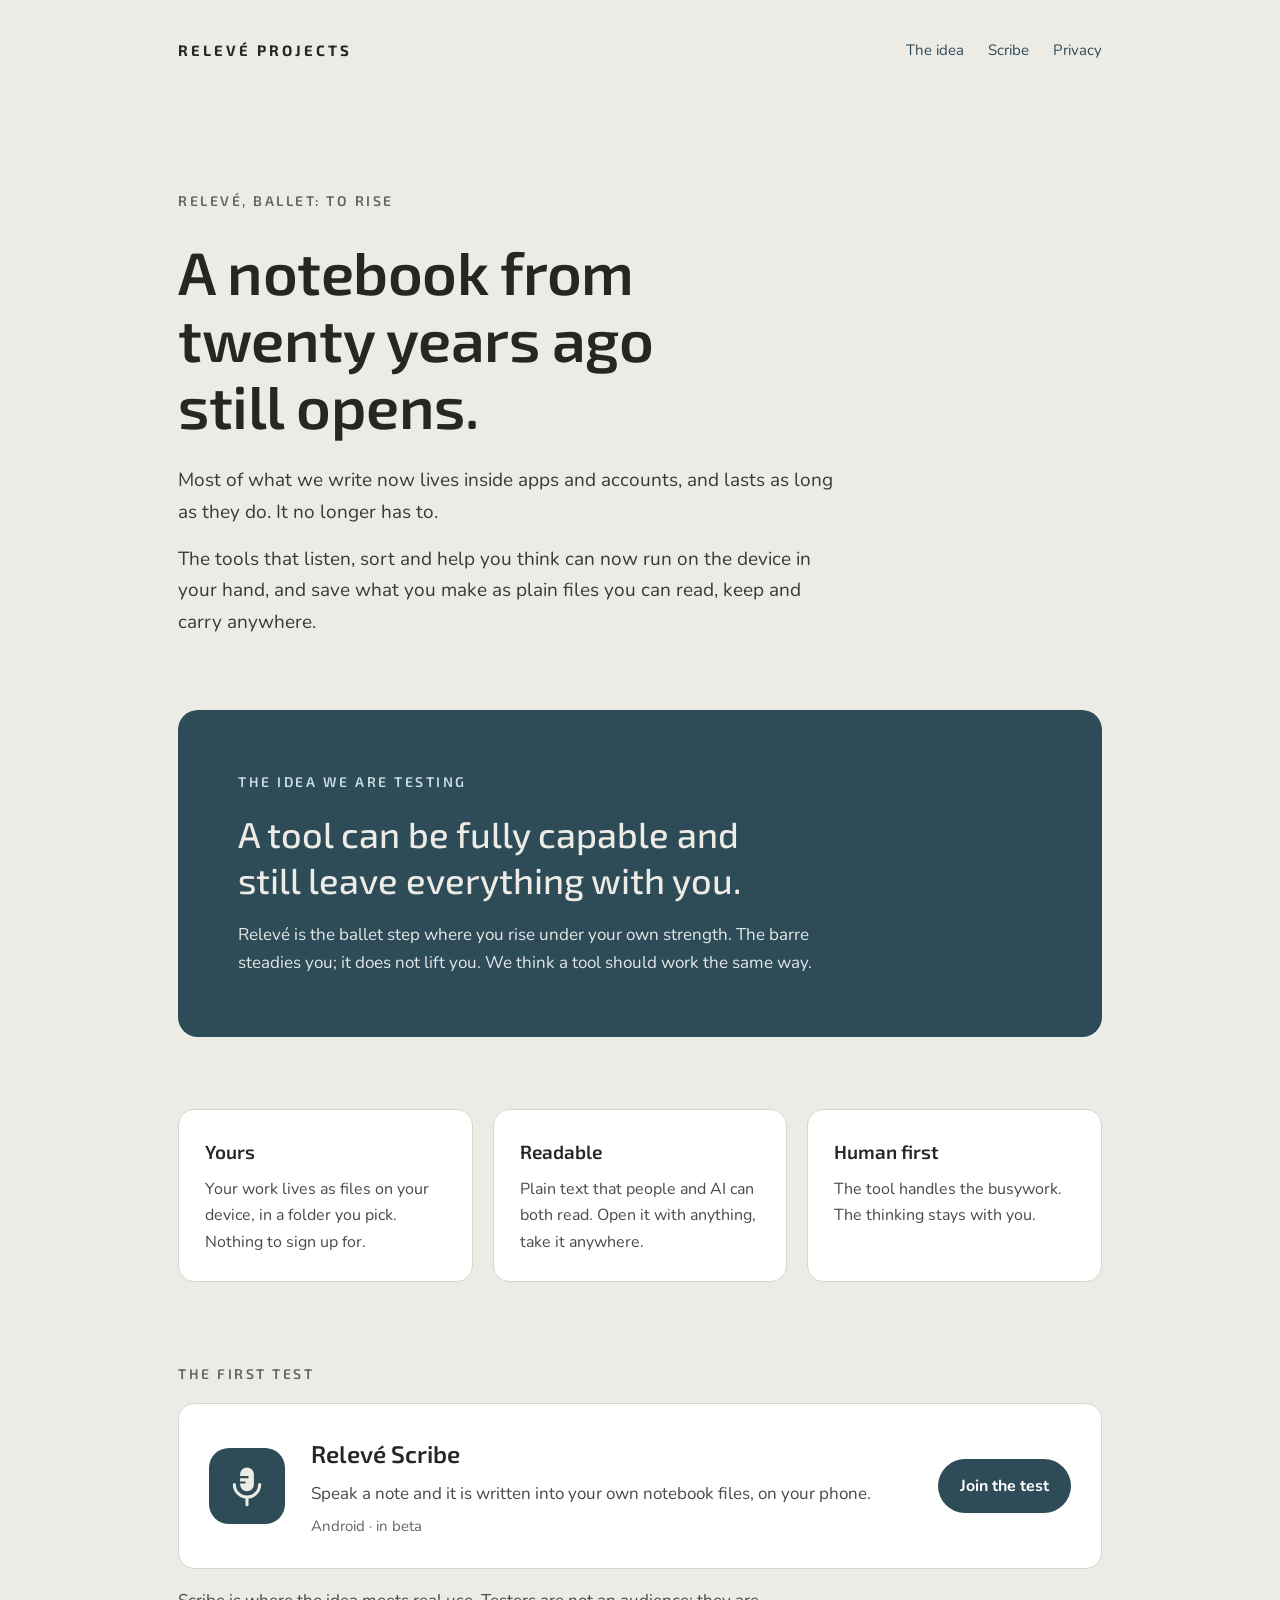
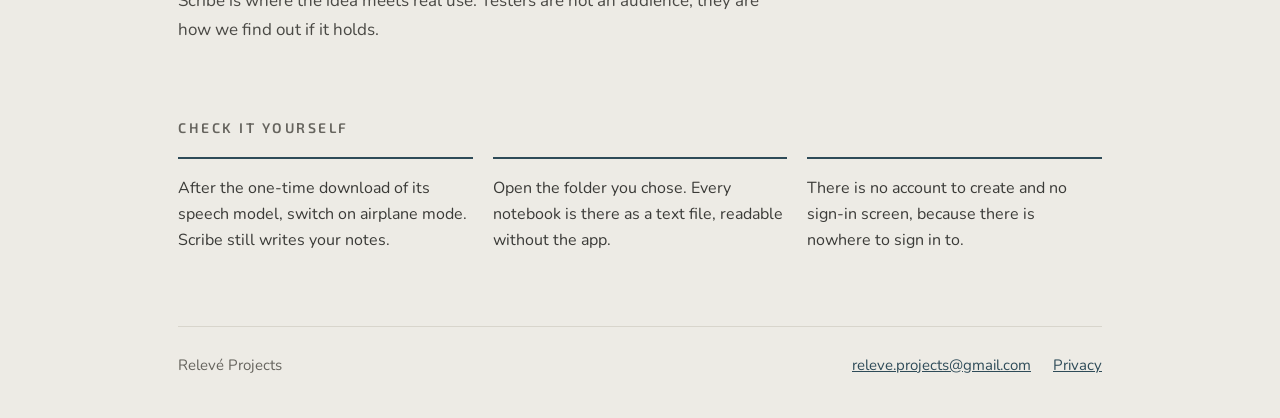
<file: index.html>
<!doctype html>
<html lang="en">
<head>
<meta charset="utf-8">
<meta name="viewport" content="width=device-width, initial-scale=1">
<title>Relevé Projects</title>
<meta name="description" content="Tools that are fully capable and still leave everything with you. First project: Relevé Scribe, a voice notebook that writes plain files on your own phone.">
<link rel="icon" href="favicon.svg" type="image/svg+xml">
<link rel="stylesheet" href="style.css">
</head>
<body>
<div class="wrap">

<header class="top">
  <a class="brand" href="./">Relevé Projects</a>
  <nav aria-label="Main">
    <a href="#idea">The idea</a>
    <a href="#scribe">Scribe</a>
    <a href="privacy.html">Privacy</a>
  </nav>
</header>

<main>
<section class="hero">
  <p class="label">Relevé, ballet: to rise</p>
  <h1>A notebook from twenty years ago still opens.</h1>
  <div class="lead">
    <p>Most of what we write now lives inside apps and accounts, and lasts as long as they do. It no longer has to.</p>
    <p>The tools that listen, sort and help you think can now run on the device in your hand, and save what you make as plain files you can read, keep and carry anywhere.</p>
  </div>
</section>

<section class="idea" id="idea">
  <p class="label">The idea we are testing</p>
  <p class="claim">A tool can be fully capable and still leave everything with you.</p>
  <p class="more">Relevé is the ballet step where you rise under your own strength. The barre steadies you; it does not lift you. We think a tool should work the same way.</p>
</section>

<section class="cards" aria-label="Principles">
  <div class="card"><h2>Yours</h2><p>Your work lives as files on your device, in a folder you pick. Nothing to sign up for.</p></div>
  <div class="card"><h2>Readable</h2><p>Plain text that people and AI can both read. Open it with anything, take it anywhere.</p></div>
  <div class="card"><h2>Human first</h2><p>The tool handles the busywork. The thinking stays with you.</p></div>
</section>

<section class="block" id="scribe">
  <h2 class="label">The first test</h2>
  <div class="project">
    <div class="appicon">
      <svg width="46" height="46" viewBox="18 4 36 60" aria-hidden="true"><rect x="27" y="10" width="18" height="31" rx="9" fill="#EDEBE5"/><path d="M27 22.500h11M27 29.500h7" fill="none" stroke="#2E4B58" stroke-width="2.800"/><path d="M19.500 32a16.500 16.500 0 0 0 33 0M36 48.500v10" fill="none" stroke="#EDEBE5" stroke-width="4" stroke-linecap="round"/></svg>
    </div>
    <div class="info">
      <h3>Relevé Scribe</h3>
      <p>Speak a note and it is written into your own notebook files, on your phone.</p>
      <p class="meta">Android · in beta</p>
    </div>
    <a class="btn" href="mailto:releve.projects@gmail.com?subject=Scribe%20beta">Join the test</a>
  </div>
  <p class="after">Scribe is where the idea meets real use. Testers are not an audience; they are how we find out if it holds.</p>
</section>

<section class="block">
  <h2 class="label">Check it yourself</h2>
  <div class="checks">
    <p>After the one-time download of its speech model, switch on airplane mode. Scribe still writes your notes.</p>
    <p>Open the folder you chose. Every notebook is there as a text file, readable without the app.</p>
    <p>There is no account to create and no sign-in screen, because there is nowhere to sign in to.</p>
  </div>
</section>
</main>

<footer>
  <span>Relevé Projects</span>
  <span class="links"><a href="mailto:releve.projects@gmail.com">releve.projects@gmail.com</a><a href="privacy.html">Privacy</a></span>
</footer>

</div>
</body>
</html>
</file>
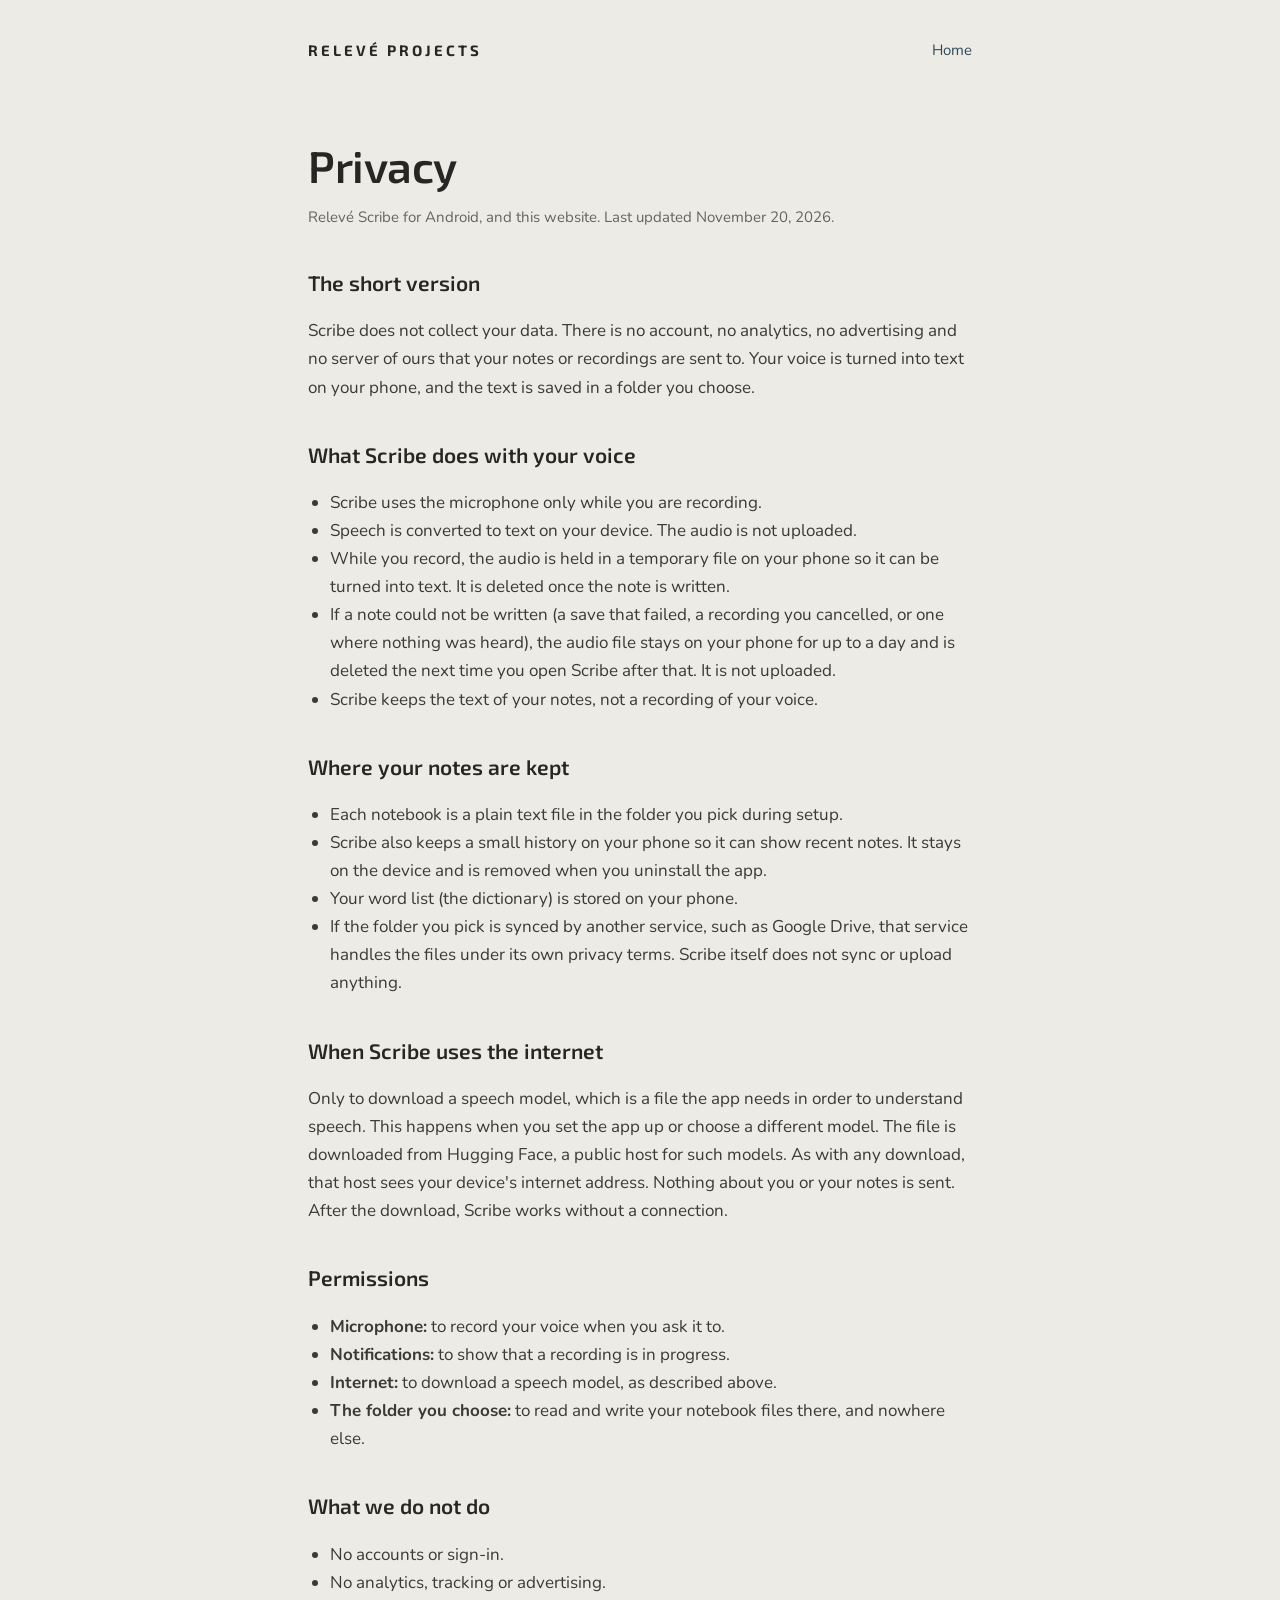
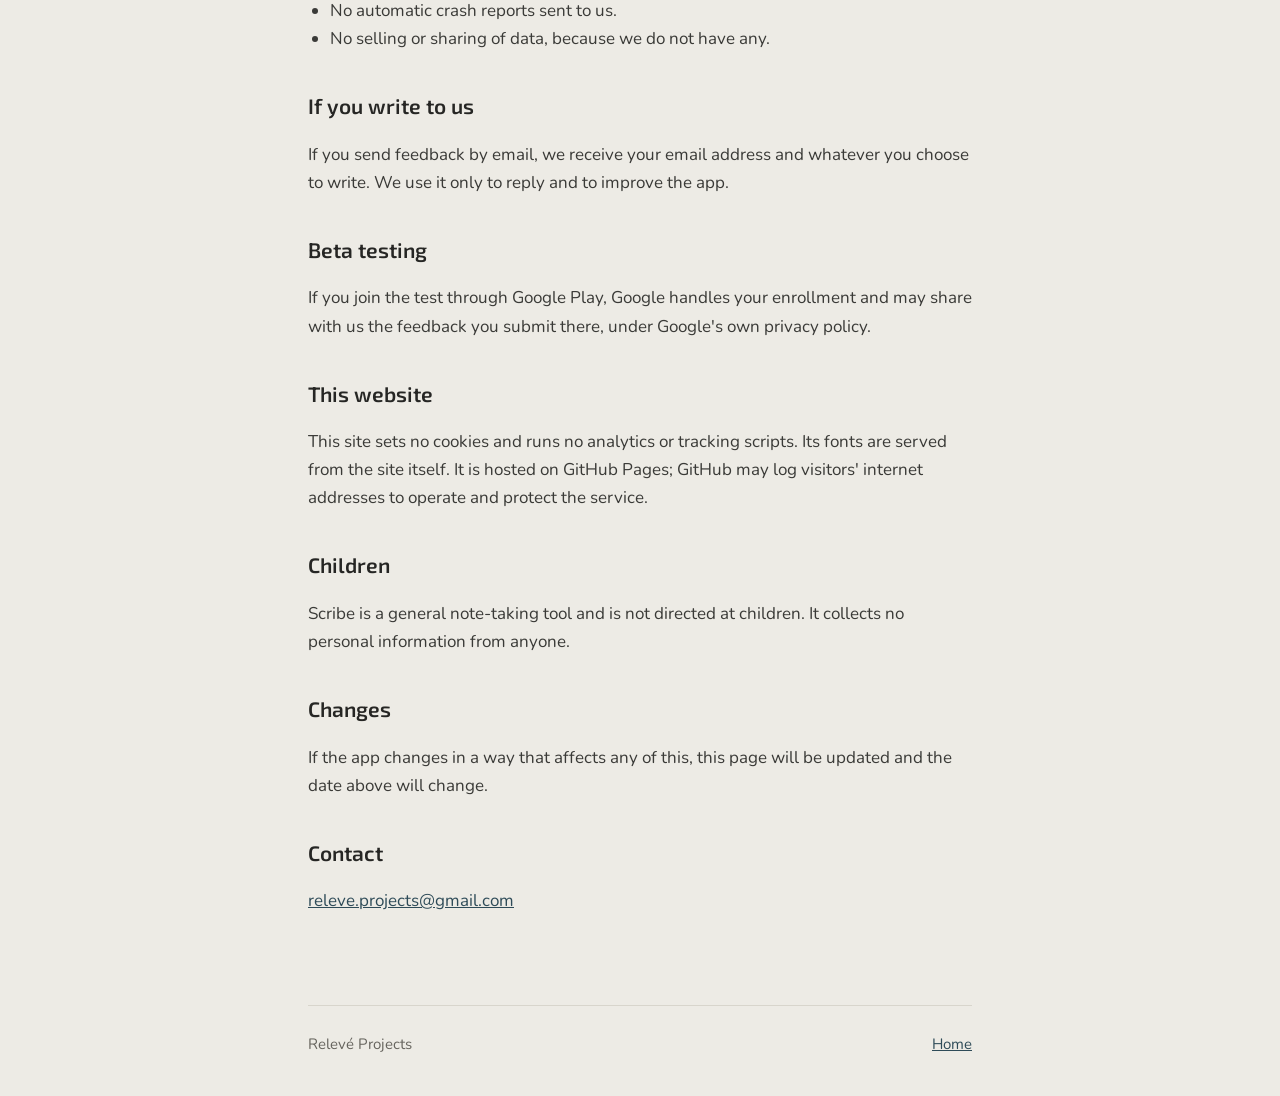
<file: privacy.html>
<!doctype html>
<html lang="en">
<head>
<meta charset="utf-8">
<meta name="viewport" content="width=device-width, initial-scale=1">
<title>Privacy · Relevé Projects</title>
<meta name="description" content="Privacy policy for Relevé Scribe and this website.">
<link rel="icon" href="favicon.svg" type="image/svg+xml">
<link rel="stylesheet" href="style.css">
</head>
<body>
<div class="wrap narrow">

<header class="top">
  <a class="brand" href="./">Relevé Projects</a>
  <nav aria-label="Main"><a href="./">Home</a></nav>
</header>

<main>
<article class="doc">
  <h1>Privacy</h1>
  <p class="date">Relevé Scribe for Android, and this website. Last updated November 20, 2026.</p>

  <h2>The short version</h2>
  <p>Scribe does not collect your data. There is no account, no analytics, no advertising and no server of ours that your notes or recordings are sent to. Your voice is turned into text on your phone, and the text is saved in a folder you choose.</p>

  <h2>What Scribe does with your voice</h2>
  <ul>
    <li>Scribe uses the microphone only while you are recording.</li>
    <li>Speech is converted to text on your device. The audio is not uploaded.</li>
    <li>While you record, the audio is held in a temporary file on your phone so it can be turned into text. It is deleted once the note is written.</li>
    <li>If a note could not be written (a save that failed, a recording you cancelled, or one where nothing was heard), the audio file stays on your phone for up to a day and is deleted the next time you open Scribe after that. It is not uploaded.</li>
    <li>Scribe keeps the text of your notes, not a recording of your voice.</li>
  </ul>

  <h2>Where your notes are kept</h2>
  <ul>
    <li>Each notebook is a plain text file in the folder you pick during setup.</li>
    <li>Scribe also keeps a small history on your phone so it can show recent notes. It stays on the device and is removed when you uninstall the app.</li>
    <li>Your word list (the dictionary) is stored on your phone.</li>
    <li>If the folder you pick is synced by another service, such as Google Drive, that service handles the files under its own privacy terms. Scribe itself does not sync or upload anything.</li>
  </ul>

  <h2>When Scribe uses the internet</h2>
  <p>Only to download a speech model, which is a file the app needs in order to understand speech. This happens when you set the app up or choose a different model. The file is downloaded from Hugging Face, a public host for such models. As with any download, that host sees your device's internet address. Nothing about you or your notes is sent. After the download, Scribe works without a connection.</p>

  <h2>Permissions</h2>
  <ul>
    <li><strong>Microphone:</strong> to record your voice when you ask it to.</li>
    <li><strong>Notifications:</strong> to show that a recording is in progress.</li>
    <li><strong>Internet:</strong> to download a speech model, as described above.</li>
    <li><strong>The folder you choose:</strong> to read and write your notebook files there, and nowhere else.</li>
  </ul>

  <h2>What we do not do</h2>
  <ul>
    <li>No accounts or sign-in.</li>
    <li>No analytics, tracking or advertising.</li>
    <li>No automatic crash reports sent to us.</li>
    <li>No selling or sharing of data, because we do not have any.</li>
  </ul>

  <h2>If you write to us</h2>
  <p>If you send feedback by email, we receive your email address and whatever you choose to write. We use it only to reply and to improve the app.</p>

  <h2>Beta testing</h2>
  <p>If you join the test through Google Play, Google handles your enrollment and may share with us the feedback you submit there, under Google's own privacy policy.</p>

  <h2>This website</h2>
  <p>This site sets no cookies and runs no analytics or tracking scripts. Its fonts are served from the site itself. It is hosted on GitHub Pages; GitHub may log visitors' internet addresses to operate and protect the service.</p>

  <h2>Children</h2>
  <p>Scribe is a general note-taking tool and is not directed at children. It collects no personal information from anyone.</p>

  <h2>Changes</h2>
  <p>If the app changes in a way that affects any of this, this page will be updated and the date above will change.</p>

  <h2>Contact</h2>
  <p><a href="mailto:releve.projects@gmail.com">releve.projects@gmail.com</a></p>
</article>
</main>

<footer>
  <span>Relevé Projects</span>
  <span class="links"><a href="./">Home</a></span>
</footer>

</div>
</body>
</html>
</file>
<file: style.css>
/* Relevé Projects — Basalt look, shared with the Scribe app.
   Fonts are served from this site (fonts/), so a visit makes no third-party requests. */
@font-face{font-family:"Exo 2";src:url("fonts/exo2.ttf") format("truetype");font-weight:100 900;font-display:swap}
@font-face{font-family:"Nunito";src:url("fonts/nunito.ttf") format("truetype");font-weight:200 1000;font-display:swap}
:root{
  --bg:#EDEBE5;--ink:#262624;--soft:#3A3A37;--body:#4A4945;--muted:#66645E;
  --card:#FFFFFF;--line:#D8D5CC;--deep:#2E4B58;--on-deep:#EDEBE5;--on-deep-soft:#C9DDE2;--link:#2E4B58;
  --display:"Exo 2",system-ui,sans-serif;--text:"Nunito",system-ui,sans-serif;
}
@media (prefers-color-scheme:dark){:root{
  --bg:#1E1F1D;--ink:#ECEBE6;--soft:#DAD9D3;--body:#C4C3BC;--muted:#9C9A93;
  --card:#282A27;--line:#363834;--deep:#2E4B58;--on-deep:#ECEBE6;--on-deep-soft:#B9D8E2;--link:#9CCBD8;
}}
*{box-sizing:border-box}
html{-webkit-text-size-adjust:100%}
body{margin:0;background:var(--bg);color:var(--ink);font-family:var(--text);font-size:17px;line-height:1.65}
a{color:var(--link)}
a:hover{text-decoration-thickness:2px}
a:focus-visible,.btn:focus-visible{outline:3px solid #3E889B;outline-offset:3px;border-radius:6px}
.wrap{max-width:980px;margin:0 auto;padding:0 28px}
.wrap.narrow{max-width:720px}
header.top{display:flex;flex-wrap:wrap;justify-content:space-between;align-items:center;gap:12px;padding:28px 0}
.brand{font-family:var(--display);font-weight:700;letter-spacing:3px;font-size:15px;text-transform:uppercase;color:var(--ink);text-decoration:none}
nav{display:flex;flex-wrap:wrap;gap:24px;font-size:15px}
nav a{text-decoration:none;padding:10px 0}
nav a:hover{text-decoration:underline}
.label{margin:0;font-family:var(--display);font-weight:600;font-size:14px;letter-spacing:2.5px;text-transform:uppercase;color:var(--muted)}
.hero{padding:88px 0 72px;display:flex;flex-direction:column;gap:26px}
h1{margin:0;font-family:var(--display);font-weight:600;font-size:clamp(34px,5.4vw,60px);line-height:1.12;letter-spacing:-.5px;max-width:15ch}
.lead{display:flex;flex-direction:column;gap:16px;max-width:60ch;font-size:19px;color:var(--soft)}
.lead p{margin:0}
.idea{background:var(--deep);color:var(--on-deep);border-radius:20px;padding:clamp(30px,6vw,60px);display:flex;flex-direction:column;gap:18px;margin-bottom:72px}
.idea .label{color:var(--on-deep-soft)}
.idea .claim{margin:0;font-family:var(--display);font-weight:500;font-size:clamp(24px,3.6vw,36px);line-height:1.28;max-width:24ch}
.idea p.more{margin:0;max-width:58ch;color:#E3E8E6}
.cards{display:flex;flex-wrap:wrap;gap:20px;padding-bottom:80px}
.card{flex:1 1 260px;background:var(--card);border:1px solid var(--line);border-radius:16px;padding:26px;display:flex;flex-direction:column;gap:8px}
.card h2{margin:0;font-family:var(--display);font-weight:600;font-size:19px}
.card p{margin:0;color:var(--body);font-size:16px}
section.block{padding-bottom:72px;display:flex;flex-direction:column;gap:18px}
.project{background:var(--card);border:1px solid var(--line);border-radius:16px;padding:30px;display:flex;flex-wrap:wrap;gap:26px;align-items:center}
.appicon{width:76px;height:76px;border-radius:20px;background:#2E4B58;display:flex;align-items:center;justify-content:center;flex:none}
.project .info{flex:999 1 320px;min-width:0;display:flex;flex-direction:column;gap:6px}
.project h3{margin:0;font-family:var(--display);font-weight:600;font-size:24px}
.project p{margin:0;color:var(--body)}
.project .meta{font-size:15px;color:var(--muted)}
.btn{flex:none;display:inline-block;background:#2E4B58;color:#FFFFFF;text-decoration:none;font-weight:700;padding:14px 22px;border-radius:999px;font-size:16px}
.btn:hover{background:#243C47}
@media (prefers-color-scheme:dark){.btn{background:#3E889B;color:#10201F}.btn:hover{background:#4C97AA}}
.after{margin:0;max-width:60ch;color:var(--body)}
.checks{display:flex;flex-wrap:wrap;gap:20px}
.checks p{margin:0;flex:1 1 260px;border-top:2px solid var(--link);padding-top:16px;font-size:16px;color:var(--soft)}
footer{border-top:1px solid var(--line);padding:26px 0 40px;display:flex;flex-wrap:wrap;justify-content:space-between;gap:12px;font-size:15px;color:var(--muted)}
footer span.links{display:flex;flex-wrap:wrap;gap:22px}
/* privacy page */
article.doc{padding:40px 0 72px}
article.doc h1{font-size:clamp(30px,4.4vw,44px);max-width:none;margin-bottom:8px}
article.doc h2{font-family:var(--display);font-weight:600;font-size:21px;margin:36px 0 8px}
article.doc p,article.doc li{color:var(--soft)}
article.doc ul{padding-left:22px}
article.doc .date{color:var(--muted);font-size:15px}
</file>
